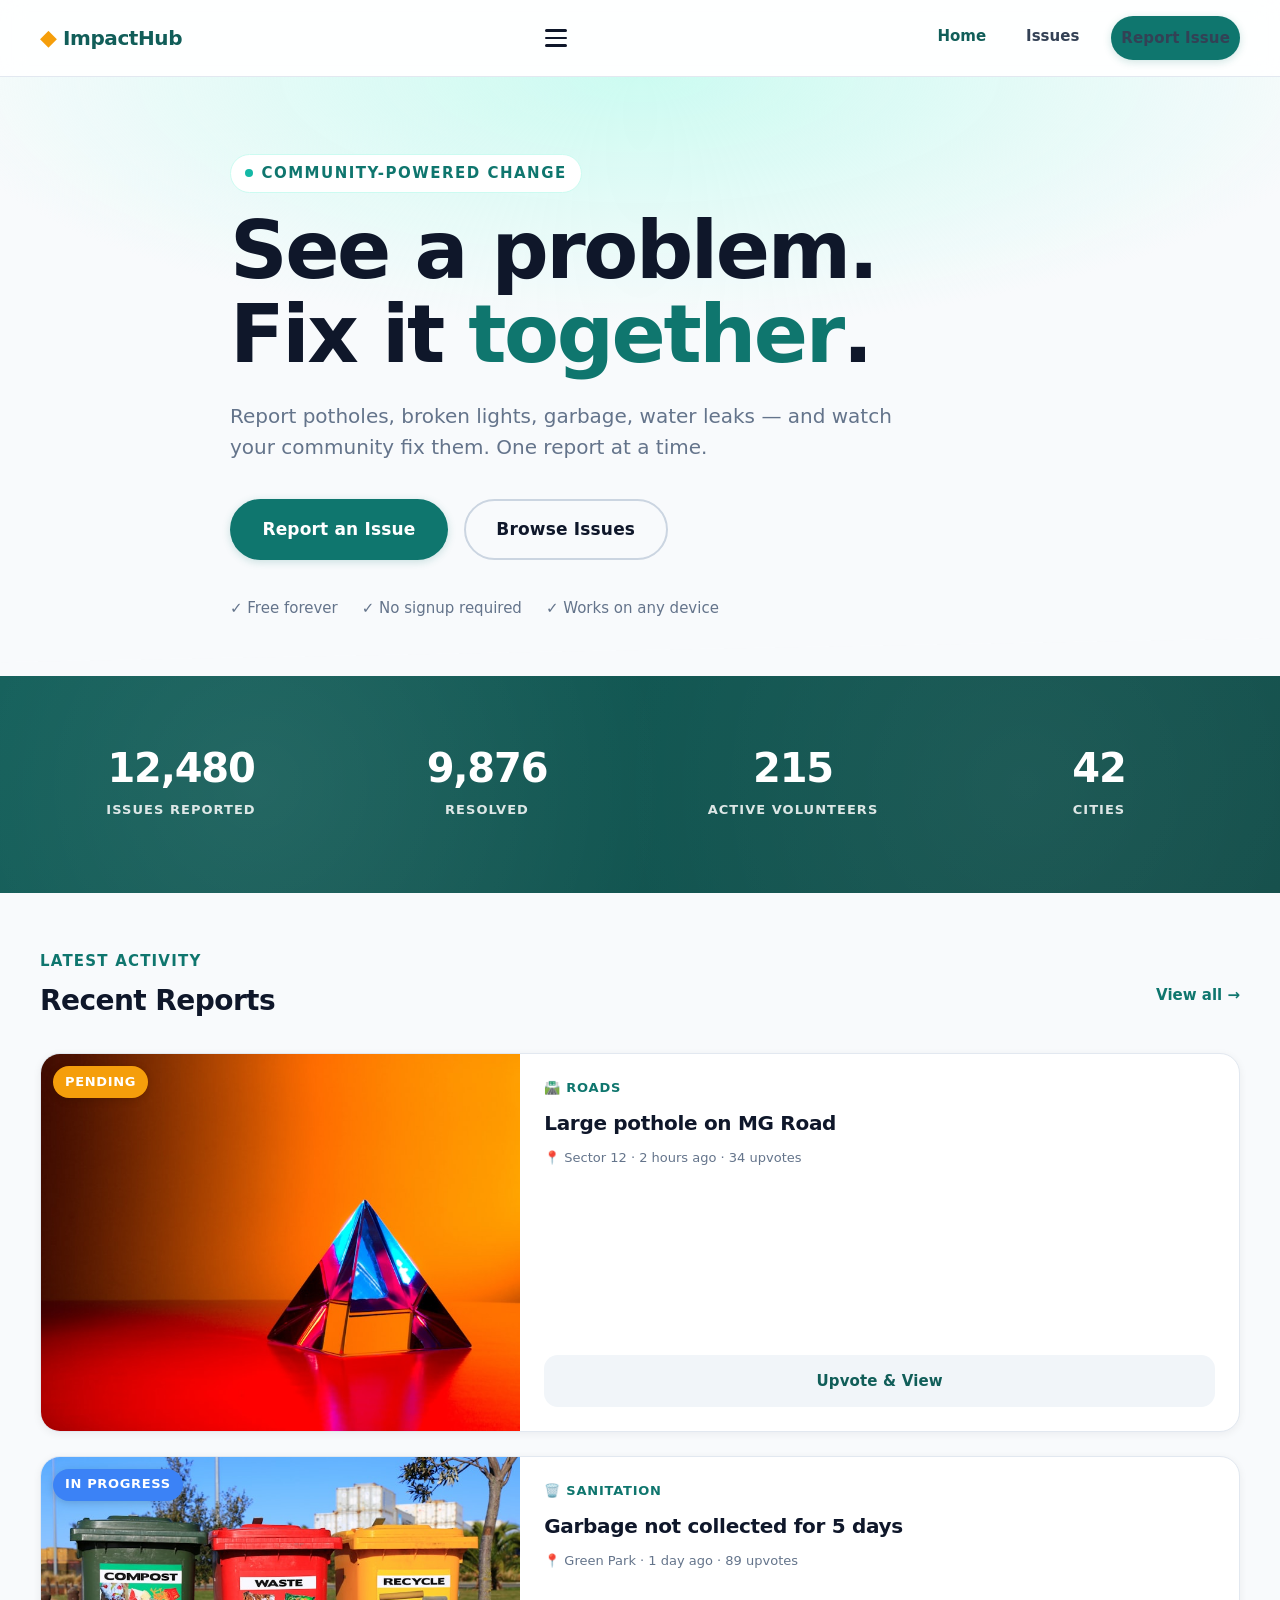
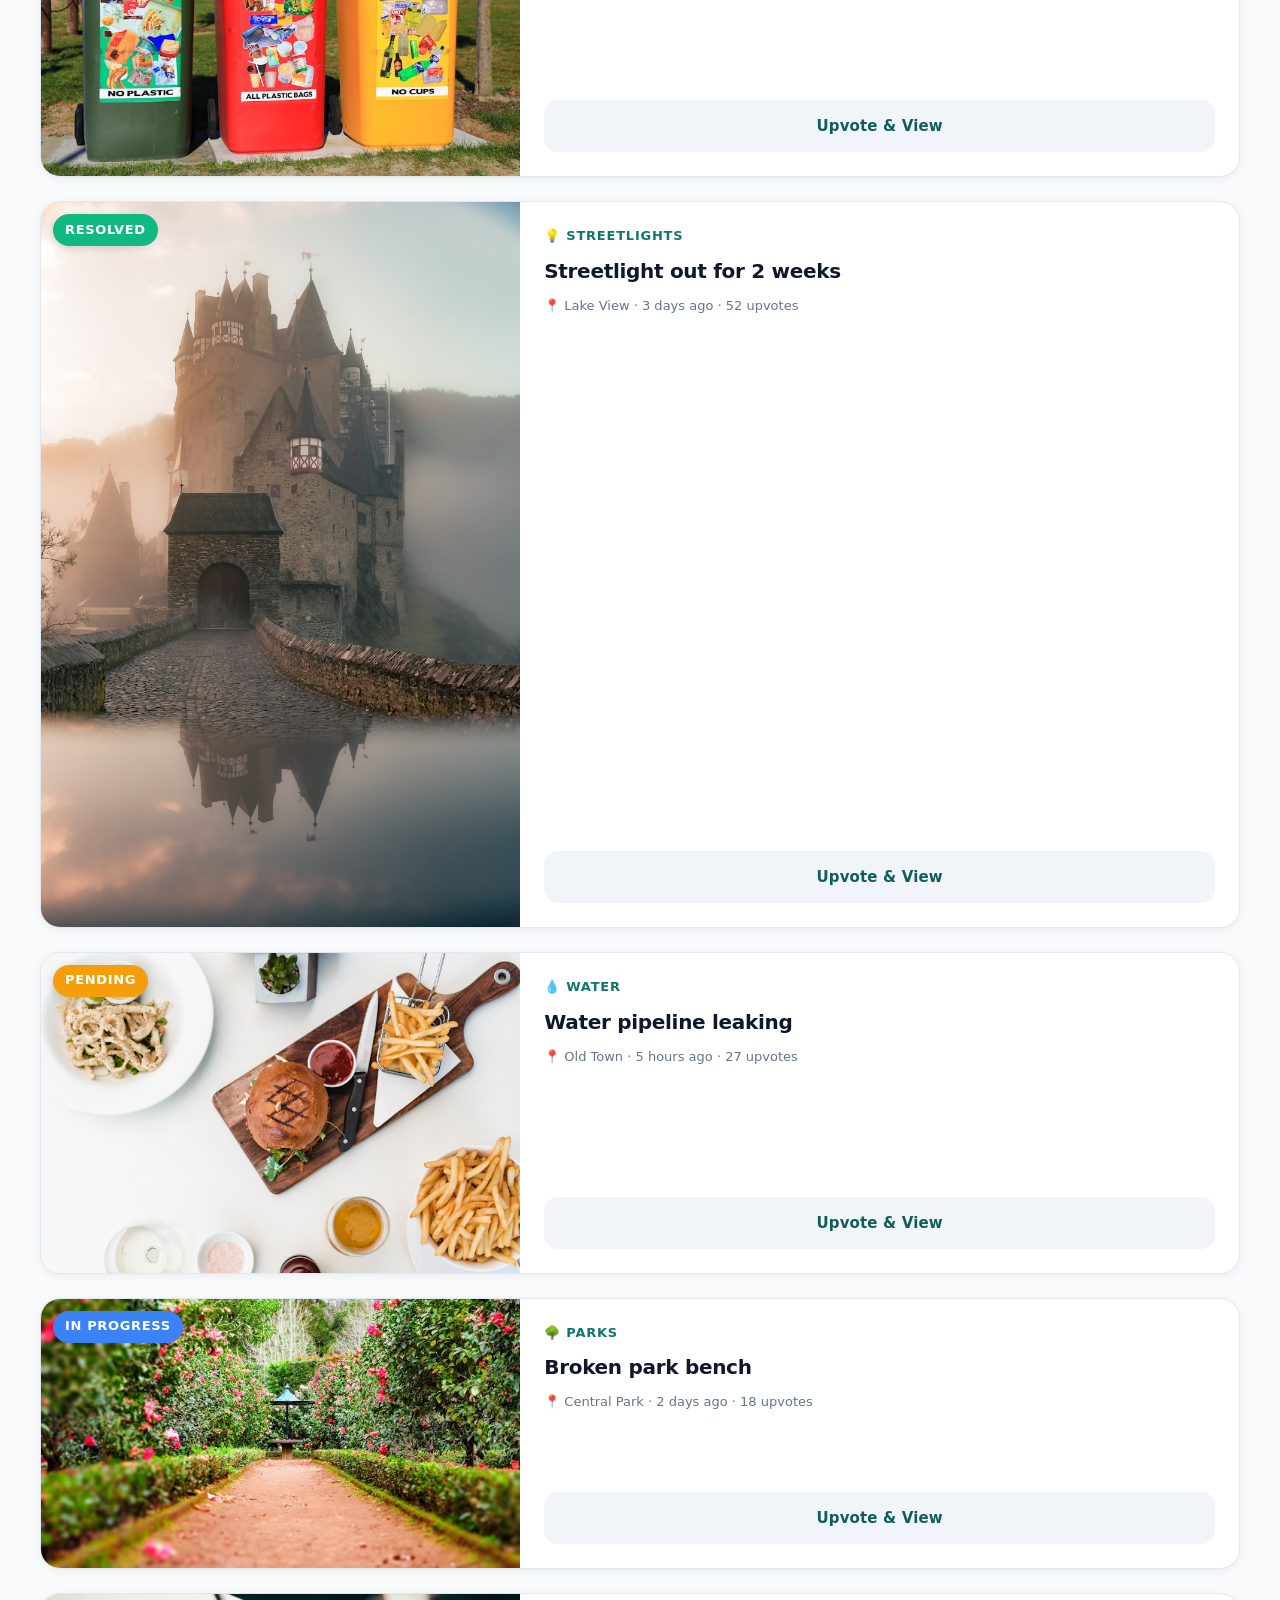
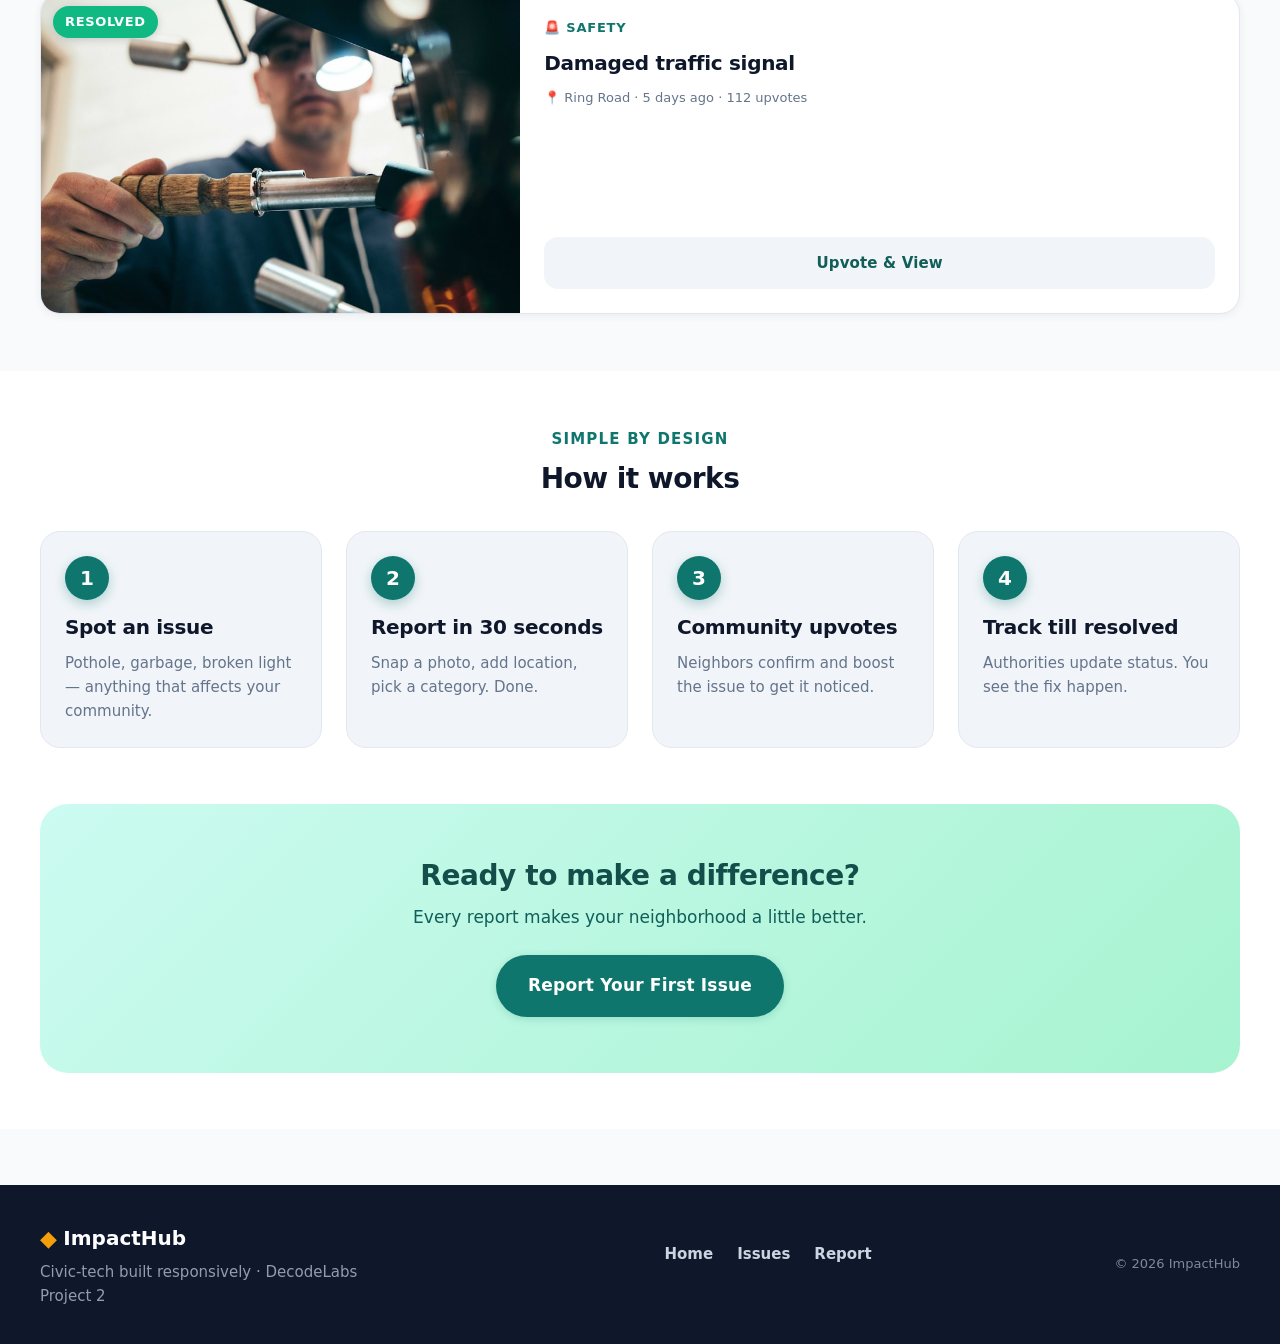
<file: index.html>
<!DOCTYPE html>
<html lang="en">
<head>
  <meta charset="UTF-8" />
  <meta name="viewport" content="width=device-width, initial-scale=1.0" />
  <meta name="description" content="ImpactHub — Report local issues, track fixes, build a better community together." />
  <meta name="theme-color" content="#0f766e" />
  <title>ImpactHub · See a problem. Fix it together.</title>
  <link rel="stylesheet" href="css/reset.css" />
  <link rel="stylesheet" href="css/tokens.css" />
  <link rel="stylesheet" href="css/base.css" />
  <link rel="stylesheet" href="css/layout.css" />
  <link rel="stylesheet" href="css/components.css" />
</head>
<body>

  <a href="#main" class="skip-link">Skip to content</a>

  <!-- ===== HEADER ===== -->
  <header class="site-header">
    <div class="container header-inner">
      <a href="index.html" class="logo" aria-label="ImpactHub home">
        <span class="logo-mark" aria-hidden="true">◆</span> ImpactHub
      </a>

      <button class="menu-trigger" popovertarget="mobile-menu" aria-label="Open navigation menu">
        <span aria-hidden="true"></span>
        <span aria-hidden="true"></span>
        <span aria-hidden="true"></span>
      </button>

      <nav class="desktop-nav" aria-label="Primary navigation">
        <a href="index.html" class="is-active">Home</a>
        <a href="issues.html">Issues</a>
        <a href="report.html" class="btn btn-sm btn-primary">Report Issue</a>
      </nav>
    </div>
  </header>

  <!-- ===== POPOVER MOBILE MENU ===== -->
  <div id="mobile-menu" popover class="popover-menu">
    <button class="popover-close" popovertarget="mobile-menu" popovertargetaction="hide" aria-label="Close menu">✕</button>
    <p class="popover-title">Menu</p>
    <nav class="popover-nav" aria-label="Mobile navigation">
      <a href="index.html">🏠 Home</a>
      <a href="issues.html">📋 Browse Issues</a>
      <a href="report.html">➕ Report Issue</a>
      <a href="#about">ℹ️ How It Works</a>
    </nav>
  </div>

  <main id="main">

    <!-- ===== HERO ===== -->
    <section class="hero">
      <div class="container hero-inner">
        <p class="hero-eyebrow">
          <span class="dot"></span> Community-powered change
        </p>
        <h1 class="hero-title">
          See a problem.<br />
          Fix it <em>together</em>.
        </h1>
        <p class="hero-subtitle">
          Report potholes, broken lights, garbage, water leaks — and watch your
          community fix them. One report at a time.
        </p>
        <div class="hero-actions">
          <a href="report.html" class="btn btn-primary btn-lg">Report an Issue</a>
          <a href="issues.html" class="btn btn-ghost btn-lg">Browse Issues</a>
        </div>

        <div class="hero-trust">
          <span>✓ Free forever</span>
          <span>✓ No signup required</span>
          <span>✓ Works on any device</span>
        </div>
      </div>
    </section>

    <!-- ===== LIVE STATS ===== -->
    <section class="stats" aria-labelledby="stats-heading">
      <div class="container">
        <h2 id="stats-heading" class="sr-only">Live impact statistics</h2>
        <div class="stats-grid">
          <div class="stat-card">
            <p class="stat-number" data-count="12480">0</p>
            <p class="stat-label">Issues Reported</p>
          </div>
          <div class="stat-card">
            <p class="stat-number" data-count="9876">0</p>
            <p class="stat-label">Resolved</p>
          </div>
          <div class="stat-card">
            <p class="stat-number" data-count="215">0</p>
            <p class="stat-label">Active Volunteers</p>
          </div>
          <div class="stat-card">
            <p class="stat-number" data-count="42">0</p>
            <p class="stat-label">Cities</p>
          </div>
        </div>
      </div>
    </section>

    <!-- ===== RECENT ISSUES ===== -->
    <section class="section" id="recent">
      <div class="container">
        <header class="section-header">
          <div>
            <p class="section-eyebrow">Latest activity</p>
            <h2 class="section-title">Recent Reports</h2>
          </div>
          <a href="issues.html" class="link-arrow">View all →</a>
        </header>

        <div class="card-grid">
          <article class="card">
            <div class="card-media">
              <img src="images/pothole.jpg" alt="Large pothole on a damaged road" loading="lazy" />
              <span class="badge badge-pending">Pending</span>
            </div>
            <div class="card-body">
              <span class="card-category">🛣️ Roads</span>
              <h3 class="card-title">Large pothole on MG Road</h3>
              <p class="card-meta">📍 Sector 12 · 2 hours ago · 34 upvotes</p>
              <button class="btn btn-card" type="button">Upvote &amp; View</button>
            </div>
          </article>

          <article class="card">
            <div class="card-media">
              <img src="images/garbage.jpg" alt="Overflowing garbage bins on a street" loading="lazy" />
              <span class="badge badge-progress">In Progress</span>
            </div>
            <div class="card-body">
              <span class="card-category">🗑️ Sanitation</span>
              <h3 class="card-title">Garbage not collected for 5 days</h3>
              <p class="card-meta">📍 Green Park · 1 day ago · 89 upvotes</p>
              <button class="btn btn-card" type="button">Upvote &amp; View</button>
            </div>
          </article>

          <article class="card">
            <div class="card-media">
              <img src="images/streetlight.jpg" alt="Streetlight at night" loading="lazy" />
              <span class="badge badge-resolved">Resolved</span>
            </div>
            <div class="card-body">
              <span class="card-category">💡 Streetlights</span>
              <h3 class="card-title">Streetlight out for 2 weeks</h3>
              <p class="card-meta">📍 Lake View · 3 days ago · 52 upvotes</p>
              <button class="btn btn-card" type="button">Upvote &amp; View</button>
            </div>
          </article>

          <article class="card">
            <div class="card-media">
              <img src="images/water-leak.jpg" alt="Water leaking from a pipe" loading="lazy" />
              <span class="badge badge-pending">Pending</span>
            </div>
            <div class="card-body">
              <span class="card-category">💧 Water</span>
              <h3 class="card-title">Water pipeline leaking</h3>
              <p class="card-meta">📍 Old Town · 5 hours ago · 27 upvotes</p>
              <button class="btn btn-card" type="button">Upvote &amp; View</button>
            </div>
          </article>

          <article class="card">
            <div class="card-media">
              <img src="images/bench.jpg" alt="Park bench in need of repair" loading="lazy" />
              <span class="badge badge-progress">In Progress</span>
            </div>
            <div class="card-body">
              <span class="card-category">🌳 Parks</span>
              <h3 class="card-title">Broken park bench</h3>
              <p class="card-meta">📍 Central Park · 2 days ago · 18 upvotes</p>
              <button class="btn btn-card" type="button">Upvote &amp; View</button>
            </div>
          </article>

          <article class="card">
            <div class="card-media">
              <img src="images/signal.jpg" alt="Damaged traffic signal" loading="lazy" />
              <span class="badge badge-resolved">Resolved</span>
            </div>
            <div class="card-body">
              <span class="card-category">🚨 Safety</span>
              <h3 class="card-title">Damaged traffic signal</h3>
              <p class="card-meta">📍 Ring Road · 5 days ago · 112 upvotes</p>
              <button class="btn btn-card" type="button">Upvote &amp; View</button>
            </div>
          </article>
        </div>
      </div>
    </section>

    <!-- ===== HOW IT WORKS ===== -->
    <section class="section section-alt" id="about">
      <div class="container">
        <header class="section-header section-header-center">
          <div>
            <p class="section-eyebrow">Simple by design</p>
            <h2 class="section-title">How it works</h2>
          </div>
        </header>

        <ol class="steps">
          <li class="step">
            <span class="step-num" aria-hidden="true">1</span>
            <h3>Spot an issue</h3>
            <p>Pothole, garbage, broken light — anything that affects your community.</p>
          </li>
          <li class="step">
            <span class="step-num" aria-hidden="true">2</span>
            <h3>Report in 30 seconds</h3>
            <p>Snap a photo, add location, pick a category. Done.</p>
          </li>
          <li class="step">
            <span class="step-num" aria-hidden="true">3</span>
            <h3>Community upvotes</h3>
            <p>Neighbors confirm and boost the issue to get it noticed.</p>
          </li>
          <li class="step">
            <span class="step-num" aria-hidden="true">4</span>
            <h3>Track till resolved</h3>
            <p>Authorities update status. You see the fix happen.</p>
          </li>
        </ol>

        <div class="cta-box">
          <h3>Ready to make a difference?</h3>
          <p>Every report makes your neighborhood a little better.</p>
          <a href="report.html" class="btn btn-primary btn-lg">Report Your First Issue</a>
        </div>
      </div>
    </section>

  </main>

  <!-- ===== FOOTER ===== -->
  <footer class="site-footer">
    <div class="container footer-inner">
      <div class="footer-brand">
        <p class="footer-logo"><span class="logo-mark" aria-hidden="true">◆</span> ImpactHub</p>
        <p class="footer-tag">Civic-tech built responsively · DecodeLabs Project 2</p>
      </div>
      <nav class="footer-nav" aria-label="Footer navigation">
        <a href="index.html">Home</a>
        <a href="issues.html">Issues</a>
        <a href="report.html">Report</a>
      </nav>
      <p class="footer-copy">© 2026 ImpactHub</p>
    </div>
  </footer>

  <script src="js/app.js" defer></script>
</body>
</html>
</file>
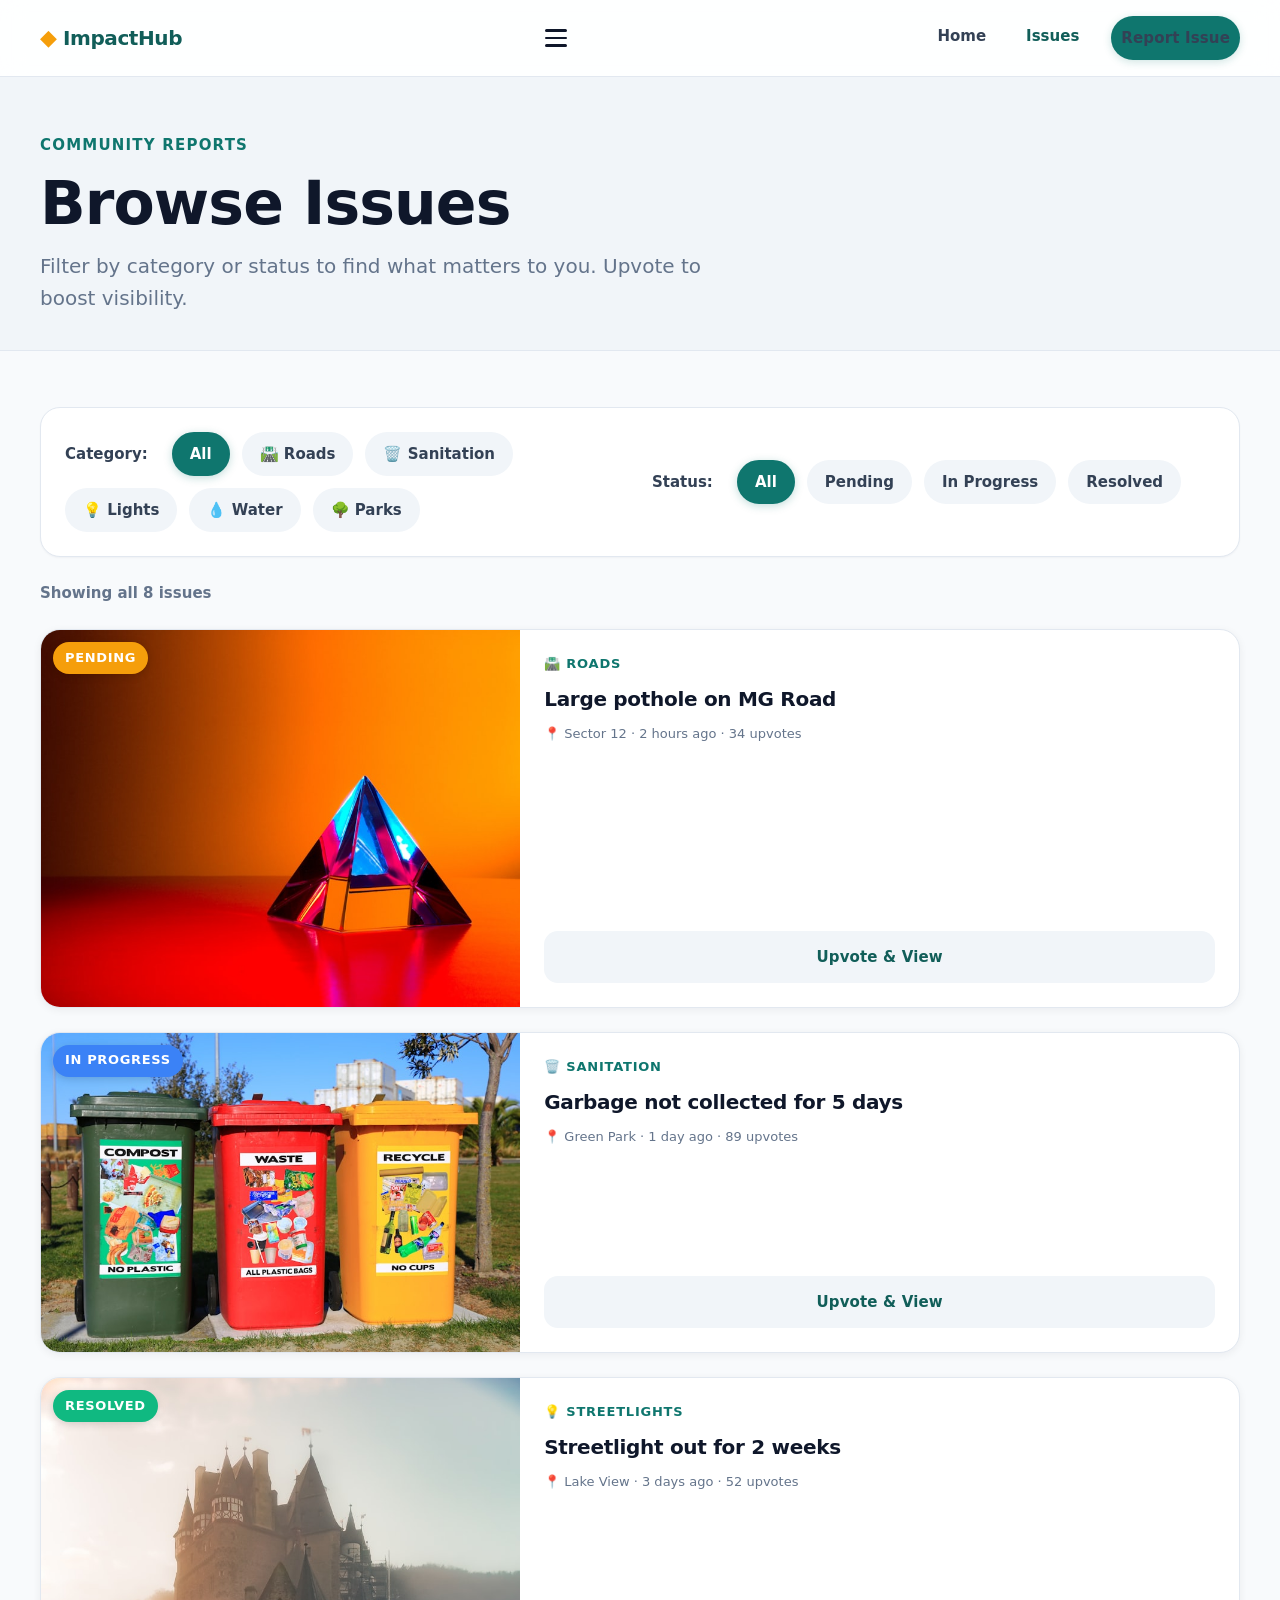
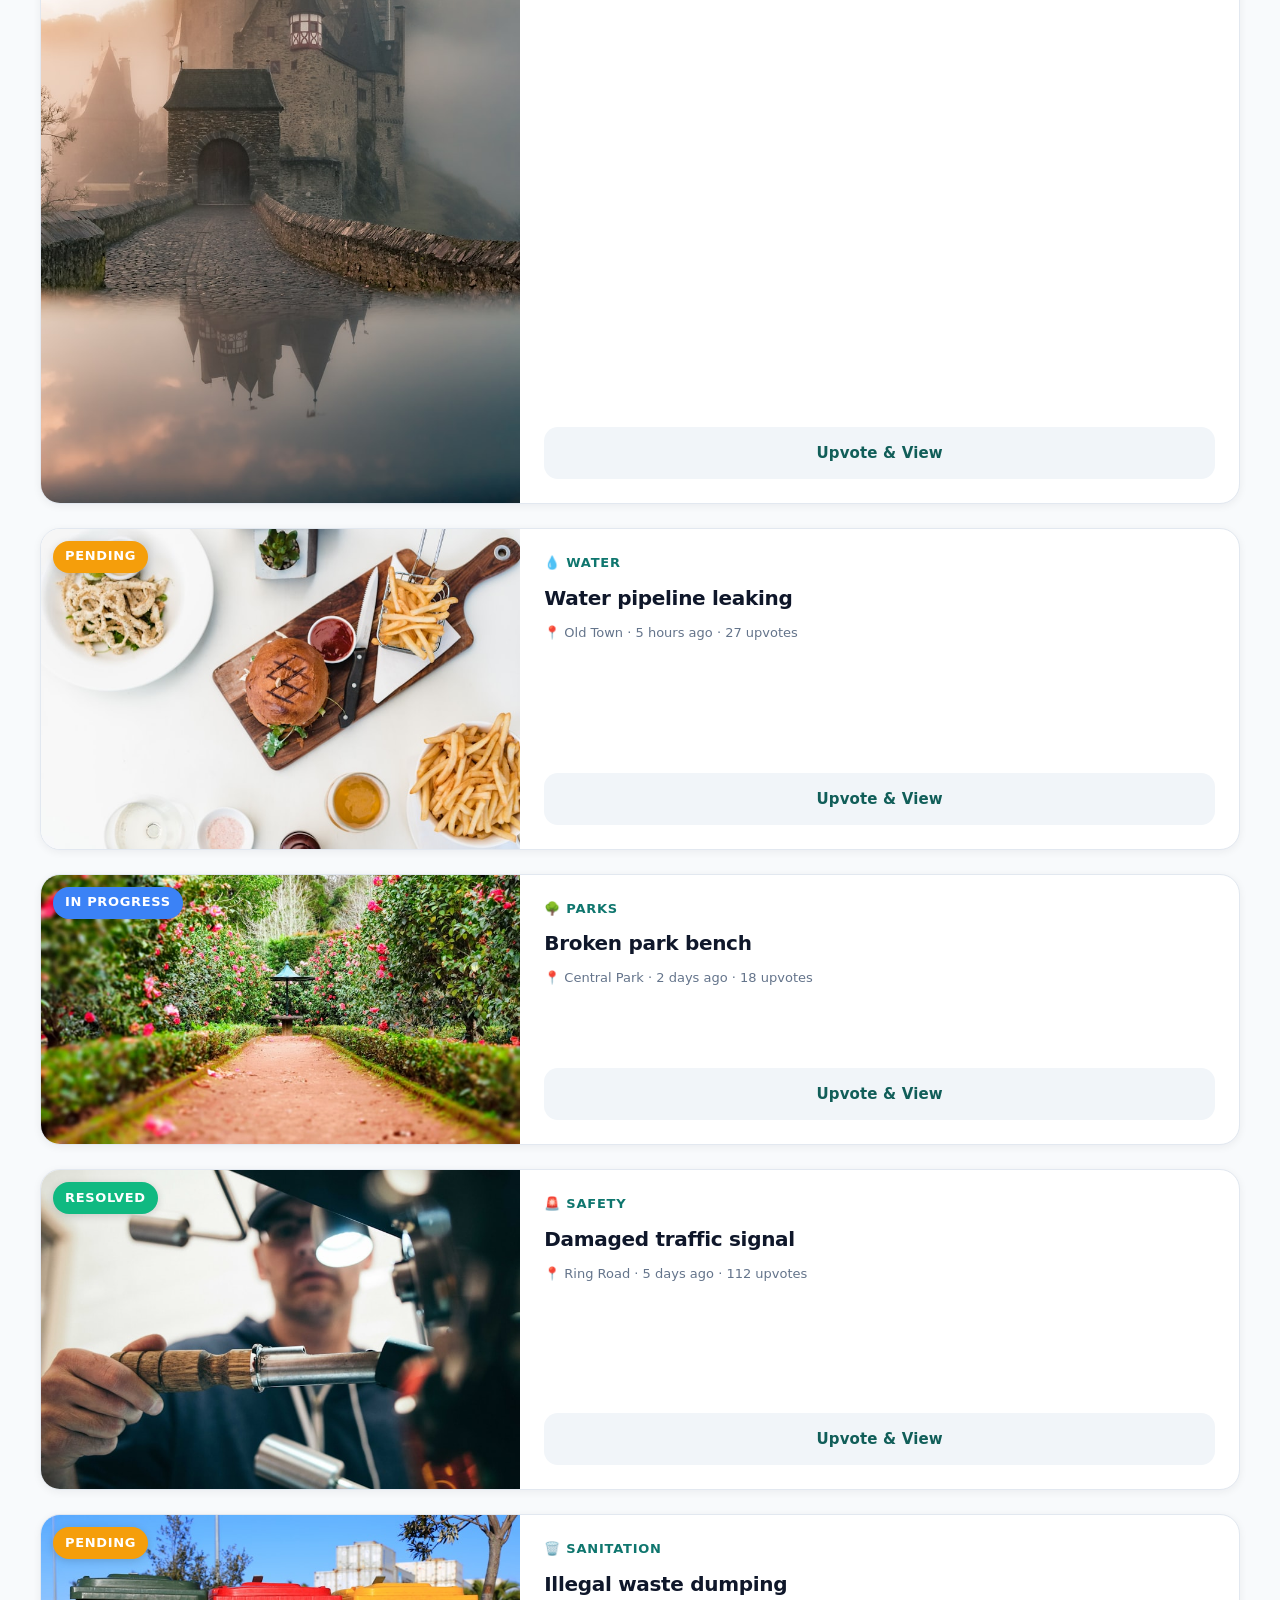
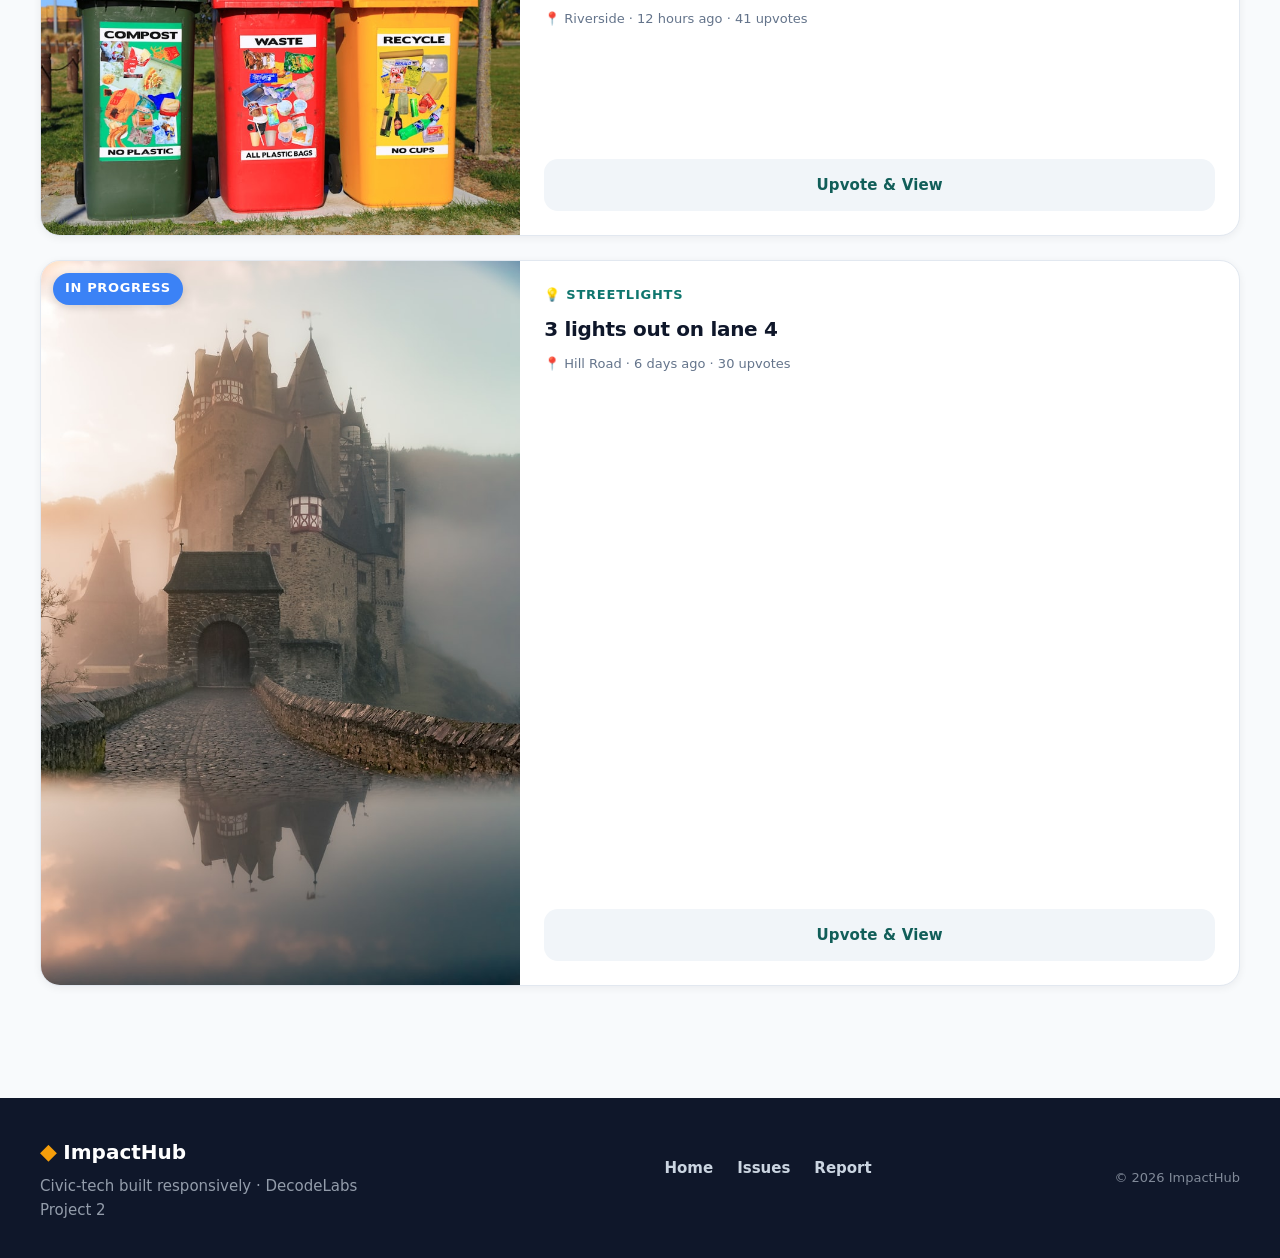
<file: issues.html>
<!DOCTYPE html>
<html lang="en">
<head>
  <meta charset="UTF-8" />
  <meta name="viewport" content="width=device-width, initial-scale=1.0" />
  <meta name="description" content="Browse all community-reported issues on ImpactHub. Filter by category and status." />
  <meta name="theme-color" content="#0f766e" />
  <title>Browse Issues · ImpactHub</title>
  <link rel="stylesheet" href="css/reset.css" />
  <link rel="stylesheet" href="css/tokens.css" />
  <link rel="stylesheet" href="css/base.css" />
  <link rel="stylesheet" href="css/layout.css" />
  <link rel="stylesheet" href="css/components.css" />
</head>
<body>

  <a href="#main" class="skip-link">Skip to content</a>

  <header class="site-header">
    <div class="container header-inner">
      <a href="index.html" class="logo" aria-label="ImpactHub home">
        <span class="logo-mark" aria-hidden="true">◆</span> ImpactHub
      </a>
      <button class="menu-trigger" popovertarget="mobile-menu" aria-label="Open navigation menu">
        <span aria-hidden="true"></span><span aria-hidden="true"></span><span aria-hidden="true"></span>
      </button>
      <nav class="desktop-nav" aria-label="Primary navigation">
        <a href="index.html">Home</a>
        <a href="issues.html" class="is-active">Issues</a>
        <a href="report.html" class="btn btn-sm btn-primary">Report Issue</a>
      </nav>
    </div>
  </header>

  <div id="mobile-menu" popover class="popover-menu">
    <button class="popover-close" popovertarget="mobile-menu" popovertargetaction="hide" aria-label="Close menu">✕</button>
    <p class="popover-title">Menu</p>
    <nav class="popover-nav" aria-label="Mobile navigation">
      <a href="index.html">🏠 Home</a>
      <a href="issues.html">📋 Browse Issues</a>
      <a href="report.html">➕ Report Issue</a>
      <a href="index.html#about">ℹ️ How It Works</a>
    </nav>
  </div>

  <main id="main">
    <section class="page-header">
      <div class="container">
        <p class="section-eyebrow">Community reports</p>
        <h1>Browse Issues</h1>
        <p class="page-subtitle">
          Filter by category or status to find what matters to you. Upvote to boost visibility.
        </p>
      </div>
    </section>

    <section class="section">
      <div class="container">

        <!-- Filter chips -->
        <div class="filter-bar" role="group" aria-label="Filter issues">
          <div class="filter-group">
            <span class="filter-label">Category:</span>
            <button class="chip is-active" data-filter-category="all" type="button">All</button>
            <button class="chip" data-filter-category="roads" type="button">🛣️ Roads</button>
            <button class="chip" data-filter-category="sanitation" type="button">🗑️ Sanitation</button>
            <button class="chip" data-filter-category="streetlights" type="button">💡 Lights</button>
            <button class="chip" data-filter-category="water" type="button">💧 Water</button>
            <button class="chip" data-filter-category="parks" type="button">🌳 Parks</button>
          </div>
          <div class="filter-group">
            <span class="filter-label">Status:</span>
            <button class="chip is-active" data-filter-status="all" type="button">All</button>
            <button class="chip" data-filter-status="pending" type="button">Pending</button>
            <button class="chip" data-filter-status="progress" type="button">In Progress</button>
            <button class="chip" data-filter-status="resolved" type="button">Resolved</button>
          </div>
        </div>

        <p class="results-count" id="results-count" aria-live="polite">Showing all 8 issues</p>

        <!-- Issue grid -->
        <div class="card-grid" id="issues-grid">

          <article class="card" data-category="roads" data-status="pending">
            <div class="card-media">
              <img src="images/pothole.jpg" alt="Pothole" loading="lazy" />
              <span class="badge badge-pending">Pending</span>
            </div>
            <div class="card-body">
              <span class="card-category">🛣️ Roads</span>
              <h3 class="card-title">Large pothole on MG Road</h3>
              <p class="card-meta">📍 Sector 12 · 2 hours ago · 34 upvotes</p>
              <button class="btn btn-card" type="button">Upvote &amp; View</button>
            </div>
          </article>

          <article class="card" data-category="sanitation" data-status="progress">
            <div class="card-media">
              <img src="images/garbage.jpg" alt="Garbage" loading="lazy" />
              <span class="badge badge-progress">In Progress</span>
            </div>
            <div class="card-body">
              <span class="card-category">🗑️ Sanitation</span>
              <h3 class="card-title">Garbage not collected for 5 days</h3>
              <p class="card-meta">📍 Green Park · 1 day ago · 89 upvotes</p>
              <button class="btn btn-card" type="button">Upvote &amp; View</button>
            </div>
          </article>

          <article class="card" data-category="streetlights" data-status="resolved">
            <div class="card-media">
              <img src="images/streetlight.jpg" alt="Streetlight" loading="lazy" />
              <span class="badge badge-resolved">Resolved</span>
            </div>
            <div class="card-body">
              <span class="card-category">💡 Streetlights</span>
              <h3 class="card-title">Streetlight out for 2 weeks</h3>
              <p class="card-meta">📍 Lake View · 3 days ago · 52 upvotes</p>
              <button class="btn btn-card" type="button">Upvote &amp; View</button>
            </div>
          </article>

          <article class="card" data-category="water" data-status="pending">
            <div class="card-media">
              <img src="images/water-leak.jpg" alt="Water leak" loading="lazy" />
              <span class="badge badge-pending">Pending</span>
            </div>
            <div class="card-body">
              <span class="card-category">💧 Water</span>
              <h3 class="card-title">Water pipeline leaking</h3>
              <p class="card-meta">📍 Old Town · 5 hours ago · 27 upvotes</p>
              <button class="btn btn-card" type="button">Upvote &amp; View</button>
            </div>
          </article>

          <article class="card" data-category="parks" data-status="progress">
            <div class="card-media">
              <img src="images/bench.jpg" alt="Park bench" loading="lazy" />
              <span class="badge badge-progress">In Progress</span>
            </div>
            <div class="card-body">
              <span class="card-category">🌳 Parks</span>
              <h3 class="card-title">Broken park bench</h3>
              <p class="card-meta">📍 Central Park · 2 days ago · 18 upvotes</p>
              <button class="btn btn-card" type="button">Upvote &amp; View</button>
            </div>
          </article>

          <article class="card" data-category="roads" data-status="resolved">
            <div class="card-media">
              <img src="images/signal.jpg" alt="Traffic signal" loading="lazy" />
              <span class="badge badge-resolved">Resolved</span>
            </div>
            <div class="card-body">
              <span class="card-category">🚨 Safety</span>
              <h3 class="card-title">Damaged traffic signal</h3>
              <p class="card-meta">📍 Ring Road · 5 days ago · 112 upvotes</p>
              <button class="btn btn-card" type="button">Upvote &amp; View</button>
            </div>
          </article>

          <article class="card" data-category="sanitation" data-status="pending">
            <div class="card-media">
              <img src="images/garbage.jpg" alt="Waste dump" loading="lazy" />
              <span class="badge badge-pending">Pending</span>
            </div>
            <div class="card-body">
              <span class="card-category">🗑️ Sanitation</span>
              <h3 class="card-title">Illegal waste dumping</h3>
              <p class="card-meta">📍 Riverside · 12 hours ago · 41 upvotes</p>
              <button class="btn btn-card" type="button">Upvote &amp; View</button>
            </div>
          </article>

          <article class="card" data-category="streetlights" data-status="progress">
            <div class="card-media">
              <img src="images/streetlight.jpg" alt="Dark street" loading="lazy" />
              <span class="badge badge-progress">In Progress</span>
            </div>
            <div class="card-body">
              <span class="card-category">💡 Streetlights</span>
              <h3 class="card-title">3 lights out on lane 4</h3>
              <p class="card-meta">📍 Hill Road · 6 days ago · 30 upvotes</p>
              <button class="btn btn-card" type="button">Upvote &amp; View</button>
            </div>
          </article>

        </div>

        <p class="empty-state" id="empty-state" hidden>
          🔍 No issues match your filters. Try a different combination.
        </p>

      </div>
    </section>
  </main>

  <footer class="site-footer">
    <div class="container footer-inner">
      <div class="footer-brand">
        <p class="footer-logo"><span class="logo-mark" aria-hidden="true">◆</span> ImpactHub</p>
        <p class="footer-tag">Civic-tech built responsively · DecodeLabs Project 2</p>
      </div>
      <nav class="footer-nav" aria-label="Footer navigation">
        <a href="index.html">Home</a>
        <a href="issues.html">Issues</a>
        <a href="report.html">Report</a>
      </nav>
      <p class="footer-copy">© 2026 ImpactHub</p>
    </div>
  </footer>

  <script src="js/app.js" defer></script>
</body>
</html>
</file>
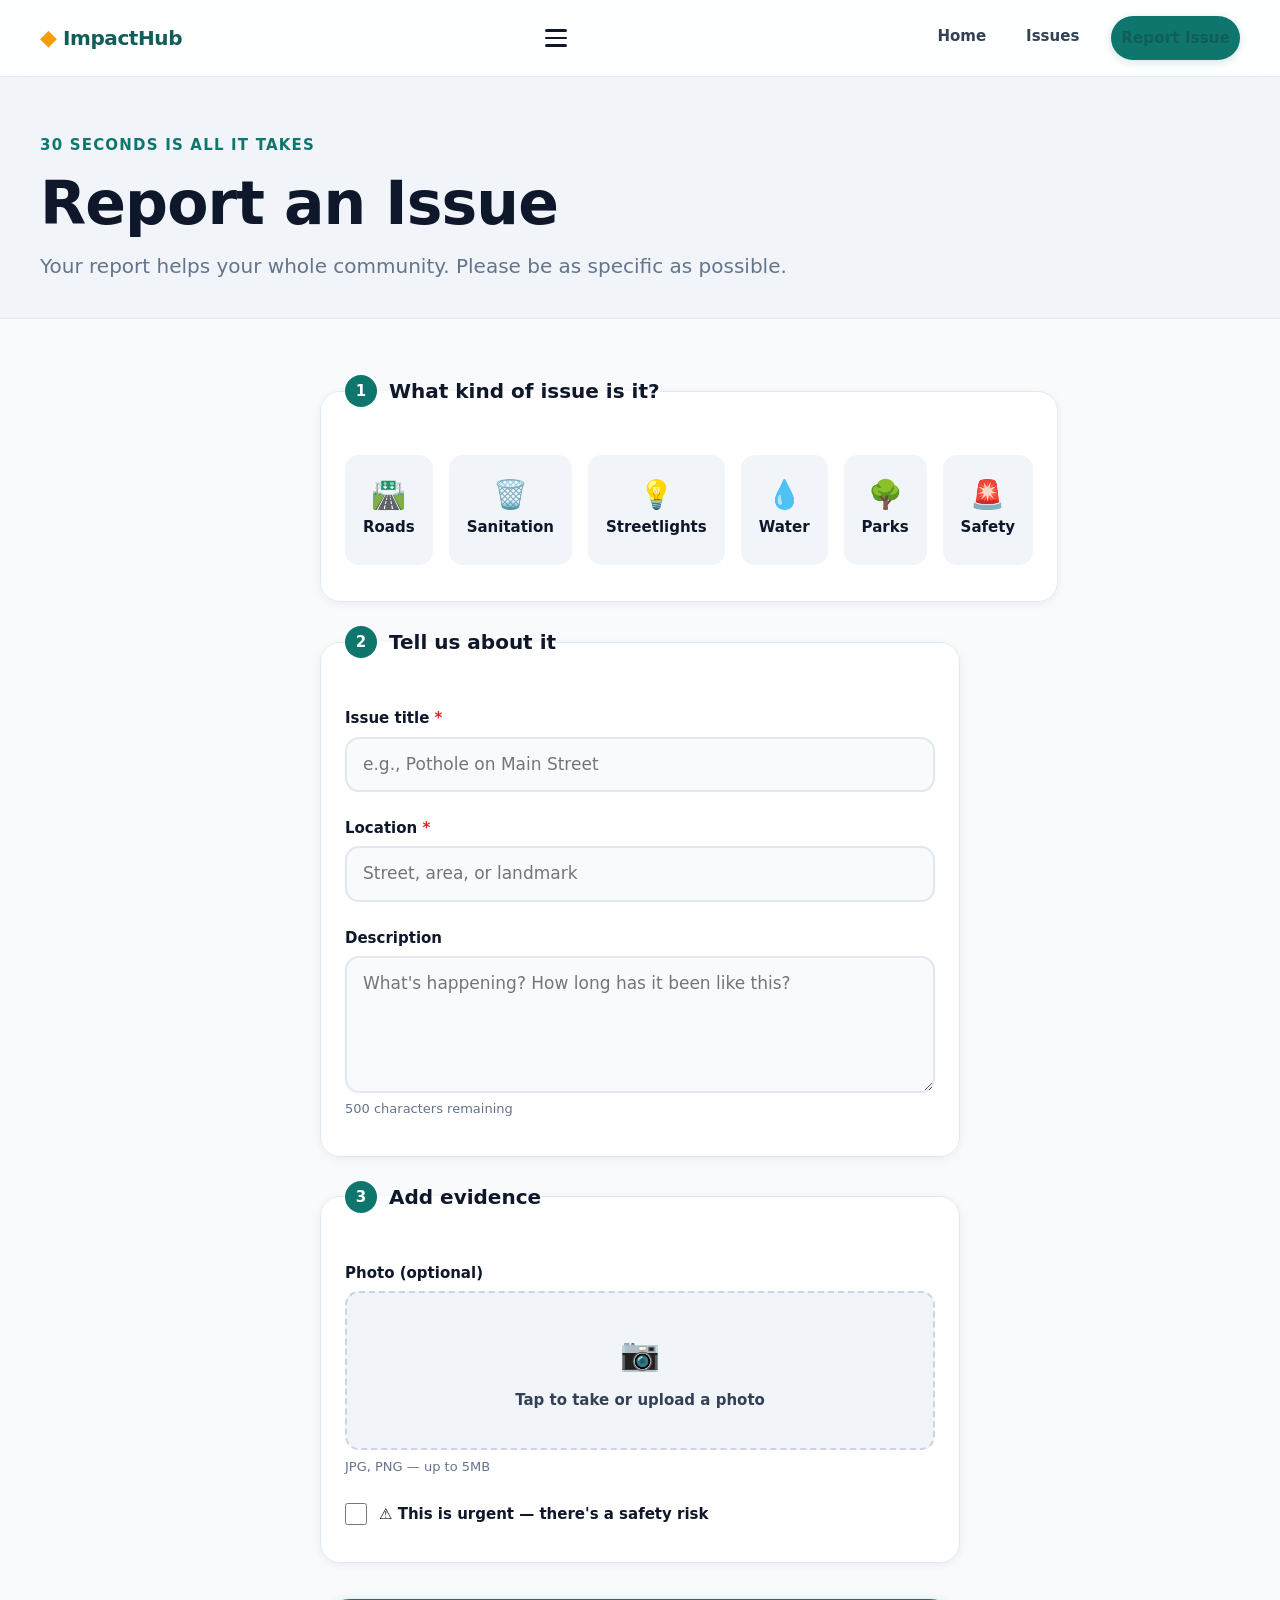
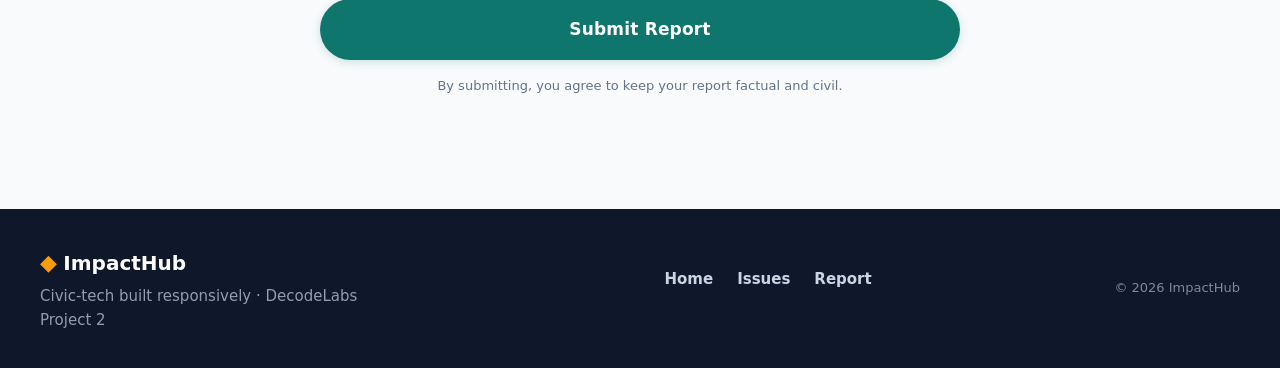
<file: report.html>
<!DOCTYPE html>
<html lang="en">
<head>
  <meta charset="UTF-8" />
  <meta name="viewport" content="width=device-width, initial-scale=1.0" />
  <meta name="description" content="Report a community issue in 30 seconds on ImpactHub." />
  <meta name="theme-color" content="#0f766e" />
  <title>Report an Issue · ImpactHub</title>
  <link rel="stylesheet" href="css/reset.css" />
  <link rel="stylesheet" href="css/tokens.css" />
  <link rel="stylesheet" href="css/base.css" />
  <link rel="stylesheet" href="css/layout.css" />
  <link rel="stylesheet" href="css/components.css" />
</head>
<body>

  <a href="#main" class="skip-link">Skip to content</a>

  <header class="site-header">
    <div class="container header-inner">
      <a href="index.html" class="logo" aria-label="ImpactHub home">
        <span class="logo-mark" aria-hidden="true">◆</span> ImpactHub
      </a>
      <button class="menu-trigger" popovertarget="mobile-menu" aria-label="Open navigation menu">
        <span aria-hidden="true"></span><span aria-hidden="true"></span><span aria-hidden="true"></span>
      </button>
      <nav class="desktop-nav" aria-label="Primary navigation">
        <a href="index.html">Home</a>
        <a href="issues.html">Issues</a>
        <a href="report.html" class="btn btn-sm btn-primary is-active">Report Issue</a>
      </nav>
    </div>
  </header>

  <div id="mobile-menu" popover class="popover-menu">
    <button class="popover-close" popovertarget="mobile-menu" popovertargetaction="hide" aria-label="Close menu">✕</button>
    <p class="popover-title">Menu</p>
    <nav class="popover-nav" aria-label="Mobile navigation">
      <a href="index.html">🏠 Home</a>
      <a href="issues.html">📋 Browse Issues</a>
      <a href="report.html">➕ Report Issue</a>
      <a href="index.html#about">ℹ️ How It Works</a>
    </nav>
  </div>

  <main id="main">
    <section class="page-header">
      <div class="container">
        <p class="section-eyebrow">30 seconds is all it takes</p>
        <h1>Report an Issue</h1>
        <p class="page-subtitle">
          Your report helps your whole community. Please be as specific as possible.
        </p>
      </div>
    </section>

    <section class="section">
      <div class="container form-container">

        <form class="report-form" id="report-form" novalidate>

          <!-- Step 1: Category -->
          <fieldset class="form-section">
            <legend>
              <span class="step-num-sm" aria-hidden="true">1</span>
              What kind of issue is it?
            </legend>
            <div class="category-grid">
              <label class="category-option">
                <input type="radio" name="category" value="roads" required />
                <span class="category-icon">🛣️</span>
                <span class="category-name">Roads</span>
              </label>
              <label class="category-option">
                <input type="radio" name="category" value="sanitation" required />
                <span class="category-icon">🗑️</span>
                <span class="category-name">Sanitation</span>
              </label>
              <label class="category-option">
                <input type="radio" name="category" value="streetlights" required />
                <span class="category-icon">💡</span>
                <span class="category-name">Streetlights</span>
              </label>
              <label class="category-option">
                <input type="radio" name="category" value="water" required />
                <span class="category-icon">💧</span>
                <span class="category-name">Water</span>
              </label>
              <label class="category-option">
                <input type="radio" name="category" value="parks" required />
                <span class="category-icon">🌳</span>
                <span class="category-name">Parks</span>
              </label>
              <label class="category-option">
                <input type="radio" name="category" value="safety" required />
                <span class="category-icon">🚨</span>
                <span class="category-name">Safety</span>
              </label>
            </div>
          </fieldset>

          <!-- Step 2: Details -->
          <fieldset class="form-section">
            <legend>
              <span class="step-num-sm" aria-hidden="true">2</span>
              Tell us about it
            </legend>

            <div class="field">
              <label for="title">Issue title <span class="req" aria-hidden="true">*</span></label>
              <input type="text" id="title" name="title" required maxlength="80"
                     placeholder="e.g., Pothole on Main Street" autocomplete="off" />
            </div>

            <div class="field">
              <label for="location">Location <span class="req" aria-hidden="true">*</span></label>
              <input type="text" id="location" name="location" required
                     placeholder="Street, area, or landmark" autocomplete="street-address" />
            </div>

            <div class="field">
              <label for="description">Description</label>
              <textarea id="description" name="description" rows="4"
                        placeholder="What's happening? How long has it been like this?"
                        maxlength="500"></textarea>
              <span class="field-hint" id="desc-hint">Max 500 characters</span>
            </div>
          </fieldset>

          <!-- Step 3: Evidence -->
          <fieldset class="form-section">
            <legend>
              <span class="step-num-sm" aria-hidden="true">3</span>
              Add evidence
            </legend>

            <div class="field">
              <label for="photo">Photo (optional)</label>
              <label class="file-upload" for="photo">
                <span class="file-upload-icon" aria-hidden="true">📷</span>
                <span class="file-upload-text">Tap to take or upload a photo</span>
              </label>
              <input type="file" id="photo" name="photo" accept="image/*" capture="environment" hidden />
              <span class="field-hint">JPG, PNG — up to 5MB</span>
            </div>

            <div class="field field-checkbox">
              <input type="checkbox" id="urgent" name="urgent" />
              <label for="urgent">
                ⚠️ This is urgent — there's a safety risk
              </label>
            </div>
          </fieldset>

          <!-- Submit -->
          <div class="form-actions">
            <button type="submit" class="btn btn-primary btn-lg btn-block" id="submit-btn">
              Submit Report
            </button>
            <p class="form-footnote">
              By submitting, you agree to keep your report factual and civil.
            </p>
          </div>

        </form>

        <!-- Success message -->
        <div class="success-box" id="success-box" hidden role="status">
          <div class="success-icon" aria-hidden="true">✓</div>
          <h2>Report submitted!</h2>
          <p>Thank you for making your community better. You'll be notified when there's an update.</p>
          <a href="issues.html" class="btn btn-primary">View All Issues</a>
        </div>

      </div>
    </section>
  </main>

  <footer class="site-footer">
    <div class="container footer-inner">
      <div class="footer-brand">
        <p class="footer-logo"><span class="logo-mark" aria-hidden="true">◆</span> ImpactHub</p>
        <p class="footer-tag">Civic-tech built responsively · DecodeLabs Project 2</p>
      </div>
      <nav class="footer-nav" aria-label="Footer navigation">
        <a href="index.html">Home</a>
        <a href="issues.html">Issues</a>
        <a href="report.html">Report</a>
      </nav>
      <p class="footer-copy">© 2026 ImpactHub</p>
    </div>
  </footer>

  <script src="js/app.js" defer></script>
</body>
</html>
</file>
<file: css/tokens.css>
:root {
  /* ========== FLUID TYPOGRAPHY (clamp) ========== */
  --fs-xs:   clamp(0.75rem, 1.4vw, 0.8125rem);
  --fs-sm:   clamp(0.8125rem, 1.6vw, 0.9375rem);
  --fs-base: clamp(0.9375rem, 1.8vw, 1.0625rem);
  --fs-lg:   clamp(1.0625rem, 2.2vw, 1.25rem);
  --fs-xl:   clamp(1.375rem, 2.8vw, 1.75rem);
  --fs-2xl:  clamp(1.75rem, 4vw, 2.5rem);
  --fs-3xl:  clamp(2.25rem, 6vw, 3.75rem);
  --fs-4xl:  clamp(2.75rem, 8vw, 5rem);

  /* ========== FLUID SPACING ========== */
  --sp-1: clamp(0.25rem, 0.5vw, 0.375rem);
  --sp-2: clamp(0.5rem, 1vw, 0.75rem);
  --sp-3: clamp(0.75rem, 1.5vw, 1rem);
  --sp-4: clamp(1rem, 2vw, 1.5rem);
  --sp-5: clamp(1.5rem, 3vw, 2.25rem);
  --sp-6: clamp(2rem, 4.5vw, 3.5rem);
  --sp-7: clamp(2.75rem, 6vw, 5rem);

  /* ========== COLORS ========== */
  --c-bg:        #f8fafc;
  --c-bg-soft:   #f1f5f9;
  --c-surface:   #ffffff;
  --c-ink:       #0f172a;
  --c-ink-soft:  #334155;
  --c-ink-muted: #64748b;
  --c-border:    #e2e8f0;
  --c-border-2:  #cbd5e1;

  --c-primary:       #0f766e;
  --c-primary-dark:  #115e59;
  --c-primary-darker:#134e4a;
  --c-primary-soft:  #ccfbf1;
  --c-primary-mid:   #14b8a6;
  --c-accent:        #f59e0b;
  --c-accent-soft:   #fef3c7;

  --c-pending:  #f59e0b;
  --c-progress: #3b82f6;
  --c-resolved: #10b981;

  --c-danger: #dc2626;

  /* ========== SHAPE ========== */
  --r-xs: 6px;
  --r-sm: 10px;
  --r-md: 14px;
  --r-lg: 20px;
  --r-xl: 28px;
  --r-full: 999px;

  /* ========== SHADOW ========== */
  --sh-xs: 0 1px 2px rgba(15, 23, 42, 0.04);
  --sh-sm: 0 2px 8px rgba(15, 23, 42, 0.06);
  --sh-md: 0 6px 24px rgba(15, 23, 42, 0.08);
  --sh-lg: 0 16px 48px rgba(15, 23, 42, 0.12);
  --sh-glow: 0 8px 32px rgba(15, 118, 110, 0.25);

  /* ========== MOTION ========== */
  --ease: cubic-bezier(0.4, 0, 0.2, 1);
  --t-fast: 0.15s var(--ease);
  --t-base: 0.25s var(--ease);
  --t-slow: 0.4s var(--ease);
}
</file>
<file: css/base.css>
html { scroll-behavior: smooth; }

body {
  font-family: system-ui, -apple-system, "Segoe UI", Roboto, "Helvetica Neue", Arial, sans-serif;
  font-size: var(--fs-base);
  line-height: 1.6;
  color: var(--c-ink);
  background: var(--c-bg);
  -webkit-font-smoothing: antialiased;
  -moz-osx-font-smoothing: grayscale;
  min-height: 100dvh;
}

h1, h2, h3, h4 {
  line-height: 1.15;
  font-weight: 700;
  letter-spacing: -0.015em;
  text-wrap: balance;
}

h1 { font-size: var(--fs-2xl); }
h2 { font-size: var(--fs-xl); }
h3 { font-size: var(--fs-lg); }

p { text-wrap: pretty; }

/* ========== ACCESSIBILITY ========== */
:focus-visible {
  outline: 3px solid var(--c-accent);
  outline-offset: 3px;
  border-radius: var(--r-xs);
}

/* All interactive elements ≥ 44px (Page 15) */
button,
a,
input,
select,
textarea {
  min-height: 44px;
}

/* Skip link */
.skip-link {
  position: absolute;
  top: -100px;
  left: 1rem;
  padding: 0.75rem 1.25rem;
  background: var(--c-ink);
  color: white;
  border-radius: var(--r-sm);
  font-weight: 600;
  z-index: 9999;
  transition: top var(--t-fast);
}
.skip-link:focus { top: 1rem; }

/* Screen reader only */
.sr-only {
  position: absolute;
  width: 1px; height: 1px;
  padding: 0; margin: -1px;
  overflow: hidden;
  clip: rect(0,0,0,0);
  white-space: nowrap;
  border: 0;
}

/* Selection */
::selection {
  background: var(--c-primary-soft);
  color: var(--c-primary-darker);
}

/* Reduced motion */
@media (prefers-reduced-motion: reduce) {
  *, *::before, *::after {
    animation-duration: 0.01ms !important;
    animation-iteration-count: 1 !important;
    transition-duration: 0.01ms !important;
    scroll-behavior: auto !important;
  }
}

/* Scrollbar (subtle, modern) */
::-webkit-scrollbar { width: 10px; height: 10px; }
::-webkit-scrollbar-track { background: var(--c-bg-soft); }
::-webkit-scrollbar-thumb {
  background: var(--c-border-2);
  border-radius: var(--r-full);
}
::-webkit-scrollbar-thumb:hover { background: var(--c-ink-muted); }
</file>
<file: css/layout.css>
/* ========== CONTAINER ========== */
.container {
  width: min(100% - 2rem, 1200px);
  margin-inline: auto;
}

/* ========== HEADER ========== */
.site-header {
  position: sticky;
  top: 0;
  z-index: 100;
  background: rgba(255, 255, 255, 0.85);
  backdrop-filter: blur(12px);
  -webkit-backdrop-filter: blur(12px);
  border-bottom: 1px solid var(--c-border);
}

.header-inner {
  display: flex;
  align-items: center;
  justify-content: space-between;
  gap: var(--sp-4);
  padding-block: var(--sp-3);
}

.logo {
  font-size: var(--fs-lg);
  font-weight: 800;
  color: var(--c-primary-dark);
  display: inline-flex;
  align-items: center;
  gap: 0.4rem;
  letter-spacing: -0.02em;
}
.logo-mark { color: var(--c-accent); font-size: 1.1em; }

.desktop-nav { display: none; }
.desktop-nav a {
  font-weight: 600;
  font-size: var(--fs-sm);
  color: var(--c-ink-soft);
  padding: 0.5rem 0.5rem;
  transition: color var(--t-fast);
}
.desktop-nav a:hover { color: var(--c-primary); }
.desktop-nav a.is-active { color: var(--c-primary-dark); }

/* ========== HERO ========== */
.hero {
  padding-block: var(--sp-7) var(--sp-6);
  background:
    radial-gradient(ellipse 80% 60% at 50% 0%, var(--c-primary-soft) 0%, transparent 70%),
    var(--c-bg);
  position: relative;
  overflow: hidden;
}

.hero::after {
  content: "";
  position: absolute;
  bottom: -2px; left: 0; right: 0;
  height: 40px;
  background: var(--c-bg);
  clip-path: polygon(0 100%, 100% 100%, 100% 0, 0 60%);
  pointer-events: none;
}

.hero-inner { max-width: 720px; }

.hero-eyebrow {
  display: inline-flex;
  align-items: center;
  gap: 0.5rem;
  font-size: var(--fs-sm);
  font-weight: 700;
  color: var(--c-primary);
  text-transform: uppercase;
  letter-spacing: 0.1em;
  margin-bottom: var(--sp-3);
  padding: 0.4rem 0.9rem;
  background: var(--c-surface);
  border: 1px solid var(--c-primary-soft);
  border-radius: var(--r-full);
}

.hero-eyebrow .dot {
  width: 8px; height: 8px;
  border-radius: 50%;
  background: var(--c-primary-mid);
  animation: pulse 2s infinite;
}

@keyframes pulse {
  0%, 100% { opacity: 1; transform: scale(1); }
  50% { opacity: 0.5; transform: scale(1.3); }
}

.hero-title {
  font-size: var(--fs-4xl);
  font-weight: 800;
  line-height: 1.05;
  letter-spacing: -0.03em;
  color: var(--c-ink);
  margin-bottom: var(--sp-4);
}
.hero-title em {
  font-style: normal;
  color: var(--c-primary);
  position: relative;
  display: inline-block;
}
.hero-title em::after {
  content: "";
  position: absolute;
  left: 0; right: 0; bottom: 0.1em;
  height: 0.25em;
  background: var(--c-accent-soft);
  z-index: -1;
  border-radius: 4px;
}

.hero-subtitle {
  font-size: var(--fs-lg);
  color: var(--c-ink-muted);
  margin-bottom: var(--sp-5);
  max-width: 55ch;
  line-height: 1.55;
}

.hero-actions {
  display: flex;
  flex-wrap: wrap;
  gap: var(--sp-3);
  margin-bottom: var(--sp-5);
}

.hero-trust {
  display: flex;
  flex-wrap: wrap;
  gap: var(--sp-4);
  font-size: var(--fs-sm);
  color: var(--c-ink-muted);
  font-weight: 500;
}

/* ========== PAGE HEADER (for subpages) ========== */
.page-header {
  padding-block: var(--sp-6) var(--sp-5);
  background: var(--c-bg-soft);
  border-bottom: 1px solid var(--c-border);
}
.page-header h1 {
  font-size: var(--fs-3xl);
  margin-block: var(--sp-2);
}
.page-subtitle {
  font-size: var(--fs-lg);
  color: var(--c-ink-muted);
  max-width: 60ch;
}

/* ========== SECTIONS ========== */
.section { padding-block: var(--sp-6); }
.section-alt { background: var(--c-surface); }

.section-header {
  display: flex;
  flex-wrap: wrap;
  align-items: end;
  justify-content: space-between;
  gap: var(--sp-3);
  margin-bottom: var(--sp-5);
}

.section-header-center {
  justify-content: center;
  text-align: center;
}

.section-eyebrow {
  font-size: var(--fs-sm);
  font-weight: 700;
  color: var(--c-primary);
  text-transform: uppercase;
  letter-spacing: 0.08em;
  margin-bottom: var(--sp-2);
}

.section-title {
  font-size: var(--fs-xl);
  font-weight: 800;
  letter-spacing: -0.02em;
}

.link-arrow {
  color: var(--c-primary);
  font-weight: 700;
  font-size: var(--fs-sm);
  display: inline-flex;
  align-items: center;
  gap: 0.25rem;
  transition: gap var(--t-fast);
}
.link-arrow:hover { gap: 0.5rem; }

/* ========== STATS (Grid) ========== */
.stats {
  background: linear-gradient(135deg, var(--c-primary-dark) 0%, var(--c-primary-darker) 100%);
  color: white;
  padding-block: var(--sp-6);
  position: relative;
  overflow: hidden;
}

.stats::before {
  content: "";
  position: absolute;
  inset: 0;
  background:
    radial-gradient(circle at 20% 50%, rgba(255,255,255,0.08), transparent 40%),
    radial-gradient(circle at 80% 50%, rgba(255,255,255,0.05), transparent 40%);
  pointer-events: none;
}

.stats-grid {
  display: grid;
  grid-template-columns: repeat(2, 1fr);
  gap: var(--sp-4);
  position: relative;
}

.stat-card {
  text-align: center;
  padding: var(--sp-3);
}

.stat-number {
  font-size: var(--fs-2xl);
  font-weight: 800;
  line-height: 1;
  letter-spacing: -0.03em;
  margin-bottom: var(--sp-2);
  color: white;
}

.stat-label {
  font-size: var(--fs-xs);
  opacity: 0.85;
  text-transform: uppercase;
  letter-spacing: 0.08em;
  font-weight: 600;
}

/* ========== CARD GRID (Flexbox — Micro) ========== */
.card-grid {
  display: flex;
  flex-wrap: wrap;
  gap: var(--sp-4);
  container-type: inline-size;
}

/* ========== STEPS (Grid) ========== */
.steps {
  display: grid;
  grid-template-columns: 1fr;
  gap: var(--sp-4);
  margin-bottom: var(--sp-6);
}

/* ========== CTA BOX ========== */
.cta-box {
  text-align: center;
  padding: var(--sp-6) var(--sp-4);
  background: linear-gradient(135deg, var(--c-primary-soft) 0%, #a7f3d0 100%);
  border-radius: var(--r-xl);
  margin-top: var(--sp-5);
}
.cta-box h3 {
  font-size: var(--fs-xl);
  color: var(--c-primary-darker);
  margin-bottom: var(--sp-2);
}
.cta-box p {
  color: var(--c-primary-dark);
  margin-bottom: var(--sp-4);
}

/* ========== FORM LAYOUT ========== */
.form-container { max-width: 640px; margin-inline: auto; }

/* ========== FOOTER ========== */
.site-footer {
  background: var(--c-ink);
  color: #cbd5e1;
  padding-block: var(--sp-5);
  margin-top: var(--sp-6);
}

.footer-inner {
  display: flex;
  flex-direction: column;
  gap: var(--sp-4);
  align-items: flex-start;
}

.footer-logo {
  font-size: var(--fs-lg);
  font-weight: 800;
  color: white;
  margin-bottom: 0.25rem;
  display: inline-flex;
  align-items: center;
  gap: 0.4rem;
}

.footer-tag {
  font-size: var(--fs-sm);
  opacity: 0.7;
  max-width: 40ch;
}

.footer-nav {
  display: flex;
  gap: var(--sp-4);
  flex-wrap: wrap;
}
.footer-nav a {
  font-size: var(--fs-sm);
  font-weight: 600;
  transition: color var(--t-fast);
}
.footer-nav a:hover { color: var(--c-primary-mid); }

.footer-copy {
  font-size: var(--fs-xs);
  opacity: 0.6;
}

/* ============================================================
   TABLET — 768px
   ============================================================ */
@media (min-width: 768px) {
  .menu-trigger { display: none; }

  .desktop-nav {
    display: flex;
    align-items: center;
    gap: var(--sp-4);
  }

  .stats-grid { grid-template-columns: repeat(4, 1fr); }

  .steps { grid-template-columns: repeat(2, 1fr); }

  .footer-inner {
    flex-direction: row;
    align-items: center;
    justify-content: space-between;
    flex-wrap: wrap;
  }
}

/* ============================================================
   DESKTOP — 1024px+
   ============================================================ */
@media (min-width: 1024px) {
  .steps { grid-template-columns: repeat(4, 1fr); }
  .hero-inner { max-width: 820px; }
}
</file>
<file: css/components.css>
/* ============================================================
   BUTTONS
   ============================================================ */
.btn {
  display: inline-flex;
  align-items: center;
  justify-content: center;
  gap: 0.5rem;
  padding: 0.75rem 1.5rem;
  min-height: 44px;
  font-size: var(--fs-sm);
  font-weight: 700;
  border-radius: var(--r-full);
  transition: all var(--t-base);
  white-space: nowrap;
  border: 2px solid transparent;
  letter-spacing: 0.01em;
}

.btn-sm { padding: 0.5rem 1.1rem; font-size: var(--fs-xs); }
.btn-lg { padding: 0.95rem 1.9rem; font-size: var(--fs-base); }
.btn-block { width: 100%; }

.btn-primary {
  background: var(--c-primary);
  color: white;
  box-shadow: 0 2px 8px rgba(15, 118, 110, 0.2);
}
.btn-primary:hover {
  background: var(--c-primary-dark);
  transform: translateY(-2px);
  box-shadow: var(--sh-glow);
}
.btn-primary:active { transform: translateY(0); }

.btn-ghost {
  background: transparent;
  color: var(--c-ink);
  border-color: var(--c-border-2);
}
.btn-ghost:hover {
  border-color: var(--c-primary);
  color: var(--c-primary);
  background: var(--c-surface);
}

.btn-card {
  background: var(--c-bg-soft);
  color: var(--c-primary-dark);
  width: 100%;
  border-radius: var(--r-md);
  font-weight: 700;
}
.btn-card:hover {
  background: var(--c-primary);
  color: white;
}

/* ============================================================
   HAMBURGER MENU TRIGGER
   ============================================================ */
.menu-trigger {
  display: inline-flex;
  flex-direction: column;
  justify-content: center;
  align-items: center;
  gap: 5px;
  width: 44px;
  height: 44px;
  border-radius: var(--r-sm);
  transition: background var(--t-fast);
}
.menu-trigger:hover { background: var(--c-bg-soft); }
.menu-trigger span {
  display: block;
  width: 22px;
  height: 2.5px;
  background: var(--c-ink);
  border-radius: 2px;
  transition: var(--t-base);
}

/* ============================================================
   POPOVER MENU (Page 14 — No JS Required)
   ============================================================ */
.popover-menu {
  border: none;
  padding: var(--sp-5) var(--sp-4);
  margin: 0 0 0 auto;
  width: min(85vw, 340px);
  height: 100dvh;
  max-height: 100dvh;
  background: var(--c-surface);
  box-shadow: -12px 0 48px rgba(15, 23, 42, 0.18);
  transform: translateX(100%);
  transition:
    transform var(--t-base),
    overlay var(--t-base) allow-discrete,
    display var(--t-base) allow-discrete;
}

.popover-menu:popover-open { transform: translateX(0); }

@starting-style {
  .popover-menu:popover-open { transform: translateX(100%); }
}

.popover-menu::backdrop {
  background: rgba(15, 23, 42, 0.5);
  backdrop-filter: blur(4px);
}

.popover-close {
  position: absolute;
  top: var(--sp-3);
  right: var(--sp-3);
  width: 44px;
  height: 44px;
  border-radius: var(--r-full);
  font-size: 1.25rem;
  background: var(--c-bg-soft);
  transition: background var(--t-fast);
}
.popover-close:hover { background: var(--c-border); }

.popover-title {
  font-size: var(--fs-sm);
  font-weight: 700;
  color: var(--c-ink-muted);
  text-transform: uppercase;
  letter-spacing: 0.1em;
  margin-top: var(--sp-5);
  margin-bottom: var(--sp-3);
}

.popover-nav {
  display: flex;
  flex-direction: column;
  gap: var(--sp-2);
}

.popover-nav a {
  padding: 1rem;
  border-radius: var(--r-md);
  font-size: var(--fs-lg);
  font-weight: 600;
  background: var(--c-bg-soft);
  transition: all var(--t-fast);
}
.popover-nav a:hover {
  background: var(--c-primary-soft);
  color: var(--c-primary-dark);
  transform: translateX(4px);
}

/* ============================================================
   CARDS
   ============================================================ */
.card {
  flex: 1 1 280px;
  display: flex;
  flex-direction: column;
  background: var(--c-surface);
  border-radius: var(--r-lg);
  overflow: hidden;
  box-shadow: var(--sh-sm);
  transition: transform var(--t-base), box-shadow var(--t-base);
  border: 1px solid var(--c-border);
}
.card:hover {
  transform: translateY(-4px);
  box-shadow: var(--sh-lg);
}

.card-media {
  position: relative;
  overflow: hidden;
}
.card-media img {
  width: 100%;
  aspect-ratio: 3/2;
  object-fit: cover;
  transition: transform var(--t-slow);
}
.card:hover .card-media img { transform: scale(1.05); }

.card-body {
  padding: var(--sp-4);
  display: flex;
  flex-direction: column;
  gap: var(--sp-2);
  flex: 1;
}

.card-category {
  font-size: var(--fs-xs);
  font-weight: 700;
  color: var(--c-primary);
  text-transform: uppercase;
  letter-spacing: 0.06em;
}

.card-title {
  font-size: var(--fs-lg);
  font-weight: 700;
  line-height: 1.25;
}

.card-meta {
  font-size: var(--fs-xs);
  color: var(--c-ink-muted);
  font-weight: 500;
}

.btn-card { margin-top: auto; }

/* ============================================================
   BADGES
   ============================================================ */
.badge {
  position: absolute;
  top: var(--sp-2);
  left: var(--sp-2);
  padding: 0.35rem 0.75rem;
  border-radius: var(--r-full);
  font-size: var(--fs-xs);
  font-weight: 700;
  color: white;
  text-transform: uppercase;
  letter-spacing: 0.05em;
  backdrop-filter: blur(8px);
  box-shadow: 0 2px 8px rgba(0,0,0,0.15);
}
.badge-pending  { background: var(--c-pending); }
.badge-progress { background: var(--c-progress); }
.badge-resolved { background: var(--c-resolved); }

/* ============================================================
   STEPS
   ============================================================ */
.step {
  padding: var(--sp-4);
  background: var(--c-bg-soft);
  border-radius: var(--r-lg);
  position: relative;
  border: 1px solid var(--c-border);
  transition: transform var(--t-base), border-color var(--t-base);
}
.step:hover {
  transform: translateY(-3px);
  border-color: var(--c-primary-soft);
}

.step-num {
  display: inline-flex;
  align-items: center;
  justify-content: center;
  width: 44px;
  height: 44px;
  border-radius: var(--r-full);
  background: var(--c-primary);
  color: white;
  font-weight: 800;
  font-size: var(--fs-lg);
  margin-bottom: var(--sp-3);
  box-shadow: 0 4px 12px rgba(15, 118, 110, 0.3);
}

.step h3 { margin-bottom: var(--sp-2); font-size: var(--fs-lg); }
.step p { color: var(--c-ink-muted); font-size: var(--fs-sm); }

/* ============================================================
   FILTER CHIPS (issues page)
   ============================================================ */
.filter-bar {
  display: flex;
  flex-direction: column;
  gap: var(--sp-4);
  margin-bottom: var(--sp-4);
  padding: var(--sp-4);
  background: var(--c-surface);
  border-radius: var(--r-lg);
  border: 1px solid var(--c-border);
  box-shadow: var(--sh-xs);
}

.filter-group {
  display: flex;
  flex-wrap: wrap;
  align-items: center;
  gap: var(--sp-2);
}

.filter-label {
  font-size: var(--fs-sm);
  font-weight: 700;
  color: var(--c-ink-soft);
  margin-right: var(--sp-2);
}

.chip {
  padding: 0.5rem 1rem;
  min-height: 44px;
  border-radius: var(--r-full);
  font-size: var(--fs-sm);
  font-weight: 600;
  background: var(--c-bg-soft);
  color: var(--c-ink-soft);
  border: 2px solid transparent;
  transition: all var(--t-fast);
}
.chip:hover {
  background: var(--c-primary-soft);
  color: var(--c-primary-dark);
}
.chip.is-active {
  background: var(--c-primary);
  color: white;
  border-color: var(--c-primary);
  box-shadow: 0 2px 8px rgba(15, 118, 110, 0.25);
}

.results-count {
  font-size: var(--fs-sm);
  color: var(--c-ink-muted);
  font-weight: 600;
  margin-bottom: var(--sp-4);
}

.empty-state {
  text-align: center;
  padding: var(--sp-6) var(--sp-4);
  font-size: var(--fs-lg);
  color: var(--c-ink-muted);
  background: var(--c-surface);
  border-radius: var(--r-lg);
  border: 2px dashed var(--c-border-2);
}

/* Card hidden state */
.card[hidden] { display: none; }

/* ============================================================
   FORM
   ============================================================ */
.report-form {
  display: flex;
  flex-direction: column;
  gap: var(--sp-4);
}

.form-section {
  background: var(--c-surface);
  padding: var(--sp-5) var(--sp-4);
  border-radius: var(--r-lg);
  box-shadow: var(--sh-sm);
  border: 1px solid var(--c-border);
  display: flex;
  flex-direction: column;
  gap: var(--sp-4);
}

.form-section legend {
  display: flex;
  align-items: center;
  gap: var(--sp-2);
  font-size: var(--fs-lg);
  font-weight: 700;
  color: var(--c-ink);
  margin-bottom: var(--sp-2);
}

.step-num-sm {
  display: inline-flex;
  align-items: center;
  justify-content: center;
  width: 32px;
  height: 32px;
  border-radius: var(--r-full);
  background: var(--c-primary);
  color: white;
  font-weight: 800;
  font-size: var(--fs-sm);
}

/* Category picker */
.category-grid {
  display: grid;
  grid-template-columns: repeat(2, 1fr);
  gap: var(--sp-3);
}

.category-option {
  position: relative;
  display: flex;
  flex-direction: column;
  align-items: center;
  justify-content: center;
  gap: 0.4rem;
  padding: var(--sp-4) var(--sp-3);
  background: var(--c-bg-soft);
  border: 2px solid transparent;
  border-radius: var(--r-md);
  cursor: pointer;
  transition: all var(--t-base);
  text-align: center;
  min-height: 90px;
}
.category-option:hover {
  background: var(--c-primary-soft);
  transform: translateY(-2px);
}
.category-option input {
  position: absolute;
  opacity: 0;
  pointer-events: none;
}
.category-option:has(input:checked) {
  border-color: var(--c-primary);
  background: var(--c-primary-soft);
  box-shadow: 0 4px 16px rgba(15, 118, 110, 0.15);
}
.category-option:has(input:focus-visible) {
  outline: 3px solid var(--c-accent);
  outline-offset: 3px;
}

.category-icon { font-size: 1.75rem; line-height: 1; }
.category-name { font-size: var(--fs-sm); font-weight: 700; color: var(--c-ink); }

/* Standard fields */
.field {
  display: flex;
  flex-direction: column;
  gap: 0.4rem;
}

.field label {
  font-size: var(--fs-sm);
  font-weight: 700;
  color: var(--c-ink);
}

.req { color: var(--c-danger); }

.field input,
.field select,
.field textarea {
  padding: 0.75rem 1rem;
  border: 2px solid var(--c-border);
  border-radius: var(--r-md);
  background: var(--c-bg);
  transition: all var(--t-fast);
  font-size: var(--fs-base);
  width: 100%;
  font-family: inherit;
}

.field input:focus,
.field select:focus,
.field textarea:focus {
  outline: none;
  border-color: var(--c-primary);
  background: var(--c-surface);
  box-shadow: 0 0 0 4px var(--c-primary-soft);
}

.field input:invalid:not(:placeholder-shown),
.field textarea:invalid:not(:placeholder-shown) {
  border-color: var(--c-danger);
}

.field textarea {
  resize: vertical;
  min-height: 110px;
}

.field-hint {
  font-size: var(--fs-xs);
  color: var(--c-ink-muted);
}

/* File upload */
.file-upload {
  display: flex;
  flex-direction: column;
  align-items: center;
  justify-content: center;
  gap: 0.5rem;
  padding: var(--sp-5);
  background: var(--c-bg-soft);
  border: 2px dashed var(--c-border-2);
  border-radius: var(--r-md);
  cursor: pointer;
  transition: all var(--t-base);
  text-align: center;
  min-height: 120px;
}
.file-upload:hover {
  border-color: var(--c-primary);
  background: var(--c-primary-soft);
}
.file-upload-icon { font-size: 2rem; }
.file-upload-text {
  font-size: var(--fs-sm);
  font-weight: 600;
  color: var(--c-ink-soft);
}

/* Checkbox */
.field-checkbox {
  flex-direction: row;
  align-items: center;
  gap: 0.75rem;
}
.field-checkbox input {
  width: 22px;
  height: 22px;
  min-height: 22px;
  accent-color: var(--c-primary);
  flex-shrink: 0;
  cursor: pointer;
}
.field-checkbox label {
  font-weight: 600;
  cursor: pointer;
  font-size: var(--fs-sm);
}

/* Form actions */
.form-actions {
  display: flex;
  flex-direction: column;
  gap: var(--sp-3);
  align-items: center;
  margin-top: var(--sp-2);
}

.form-footnote {
  font-size: var(--fs-xs);
  color: var(--c-ink-muted);
  text-align: center;
}

/* Success box */
.success-box {
  text-align: center;
  padding: var(--sp-6) var(--sp-4);
  background: var(--c-surface);
  border-radius: var(--r-lg);
  box-shadow: var(--sh-md);
  border: 1px solid var(--c-border);
}
.success-icon {
  display: inline-flex;
  align-items: center;
  justify-content: center;
  width: 72px;
  height: 72px;
  border-radius: 50%;
  background: var(--c-resolved);
  color: white;
  font-size: 2.25rem;
  font-weight: 800;
  margin-bottom: var(--sp-4);
  box-shadow: 0 8px 32px rgba(16, 185, 129, 0.35);
}
.success-box h2 {
  font-size: var(--fs-2xl);
  color: var(--c-primary-dark);
  margin-bottom: var(--sp-3);
}
.success-box p {
  color: var(--c-ink-muted);
  margin-bottom: var(--sp-5);
  max-width: 40ch;
  margin-inline: auto;
}

/* ============================================================
   BONUS: Container Query (Page 18)
   Cards become horizontal when their container is wide
   ============================================================ */
@container (min-width: 700px) {
  .card {
    flex-direction: row;
    flex-basis: 100%;
  }
  .card-media {
    flex: 0 0 40%;
  }
  .card-media img {
    aspect-ratio: auto;
    height: 100%;
    min-height: 180px;
  }
}

/* ============================================================
   DESKTOP REFINEMENTS
   ============================================================ */
@media (min-width: 768px) {
  .category-grid { grid-template-columns: repeat(3, 1fr); }
  .filter-bar {
    flex-direction: row;
    align-items: center;
    justify-content: space-between;
    flex-wrap: wrap;
  }
  .filter-group { flex: 1; }
}

@media (min-width: 1024px) {
  .category-grid { grid-template-columns: repeat(6, 1fr); }
}
</file>
